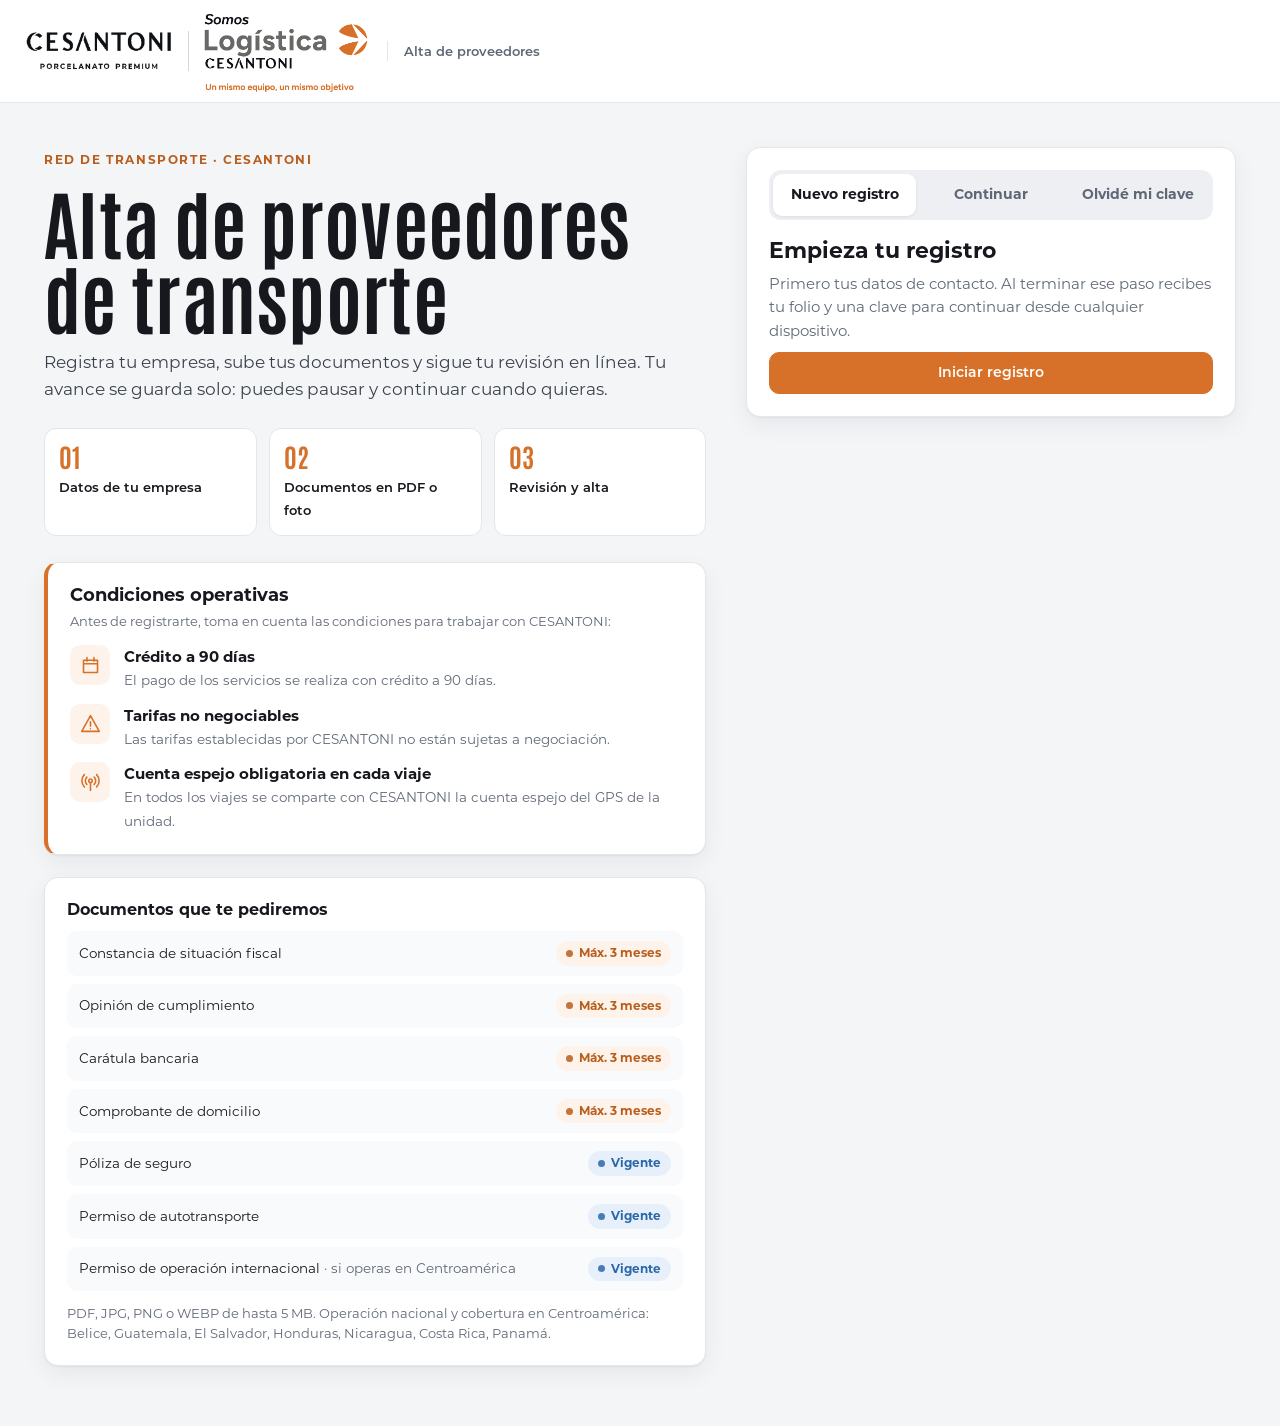
<file: index.html>
<!DOCTYPE html>
<html lang="es">
<head>
  <meta charset="utf-8">
  <meta name="viewport" content="width=device-width, initial-scale=1">
  <title>Alta de proveedores de transporte | CESANTONI Somos Logística</title>
  <meta name="description" content="Registro en línea de proveedores de transporte de CESANTONI.">
  <meta name="theme-color" content="#1B2330">
  <link rel="icon" type="image/png" sizes="32x32" href="img/icono-32.png">
  <link rel="icon" type="image/png" sizes="512x512" href="img/icono-512.png">
  <link rel="apple-touch-icon" href="img/icono-180.png">
  <link rel="preload" href="fonts/montserrat-400.woff2" as="font" type="font/woff2" crossorigin>
  <link rel="stylesheet" href="css/app.css?v=20">
</head>
<body>
  <a class="skip" href="#app">Saltar al contenido</a>
  <header class="brandbar">
    <div class="brandbar-inner">
      <span id="brand"></span>
      <span class="title">Alta de proveedores</span>
      <span class="spacer"></span>
      <div class="row" id="top"></div>
    </div>
  </header>
  <main id="app" tabindex="-1">
    <noscript><div class="page"><div class="note note-bad"><h3>Se requiere JavaScript</h3><p>Actívalo para completar tu registro.</p></div></div></noscript>
    <p class="page muted" id="booting">Cargando…</p>
  </main>
  <div id="toasts" aria-live="polite"></div>
  <script src="js/config.js"></script>
  <script type="module" src="js/portal/app.js?v=20"></script>
</body>
</html>
</file>
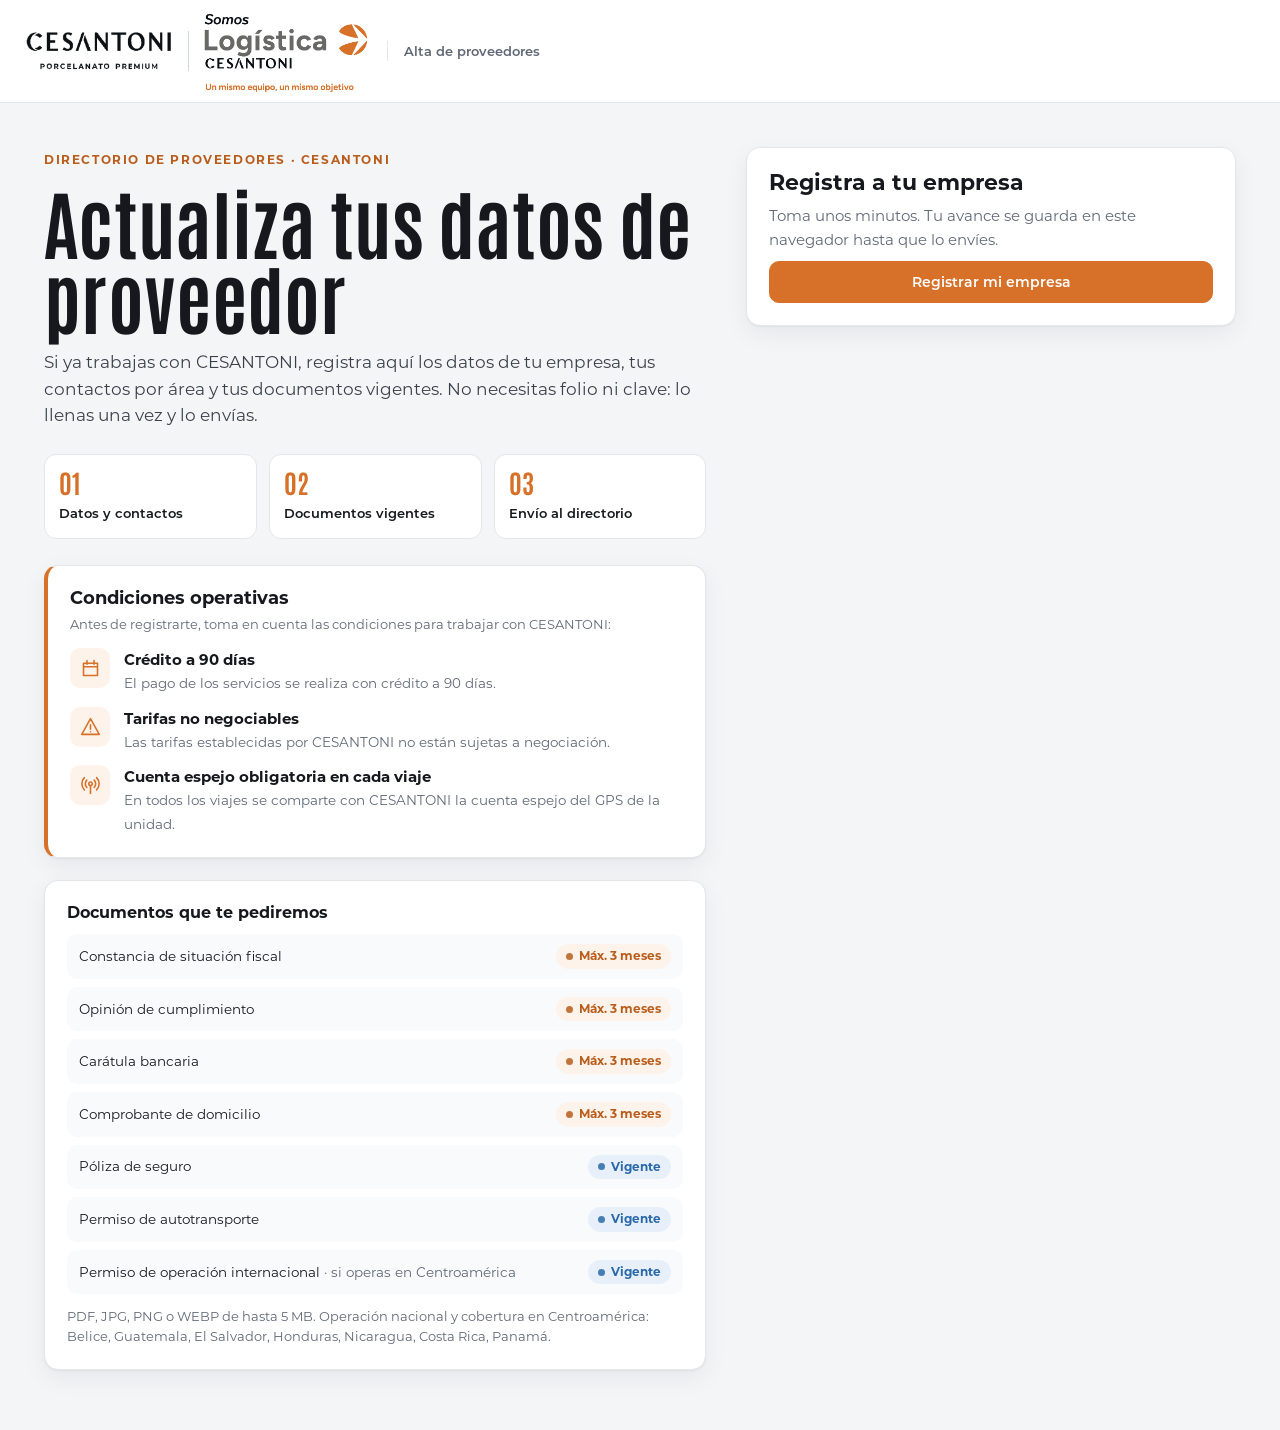
<file: directorio/index.html>
<!doctype html>
<html lang="es"><head><meta charset="utf-8"><meta name="viewport" content="width=device-width,initial-scale=1">
<title>Directorio de proveedores | CESANTONI</title>
<meta name="robots" content="noindex">
<script>location.replace('../?directorio' + location.hash);</script>
</head><body><p><a href="../?directorio">Ir al directorio de proveedores de CESANTONI</a></p></body></html>
</file>
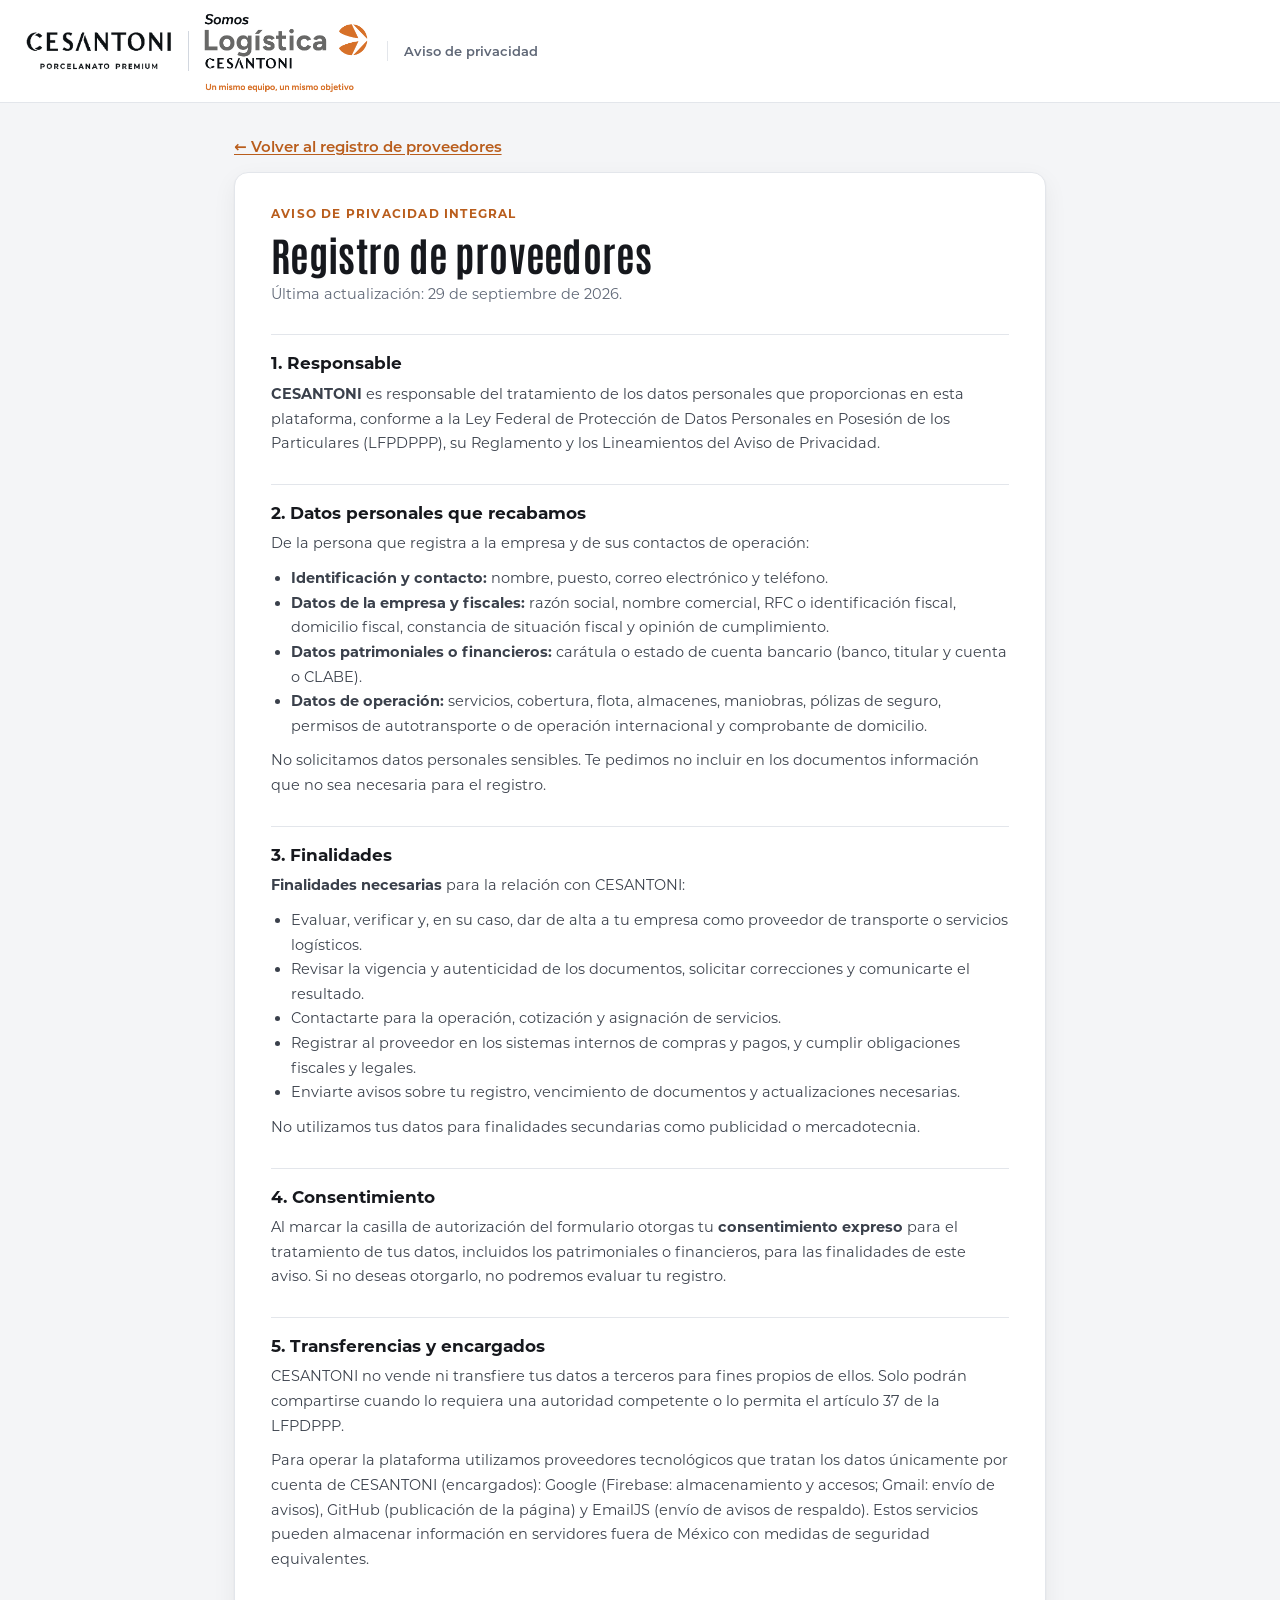
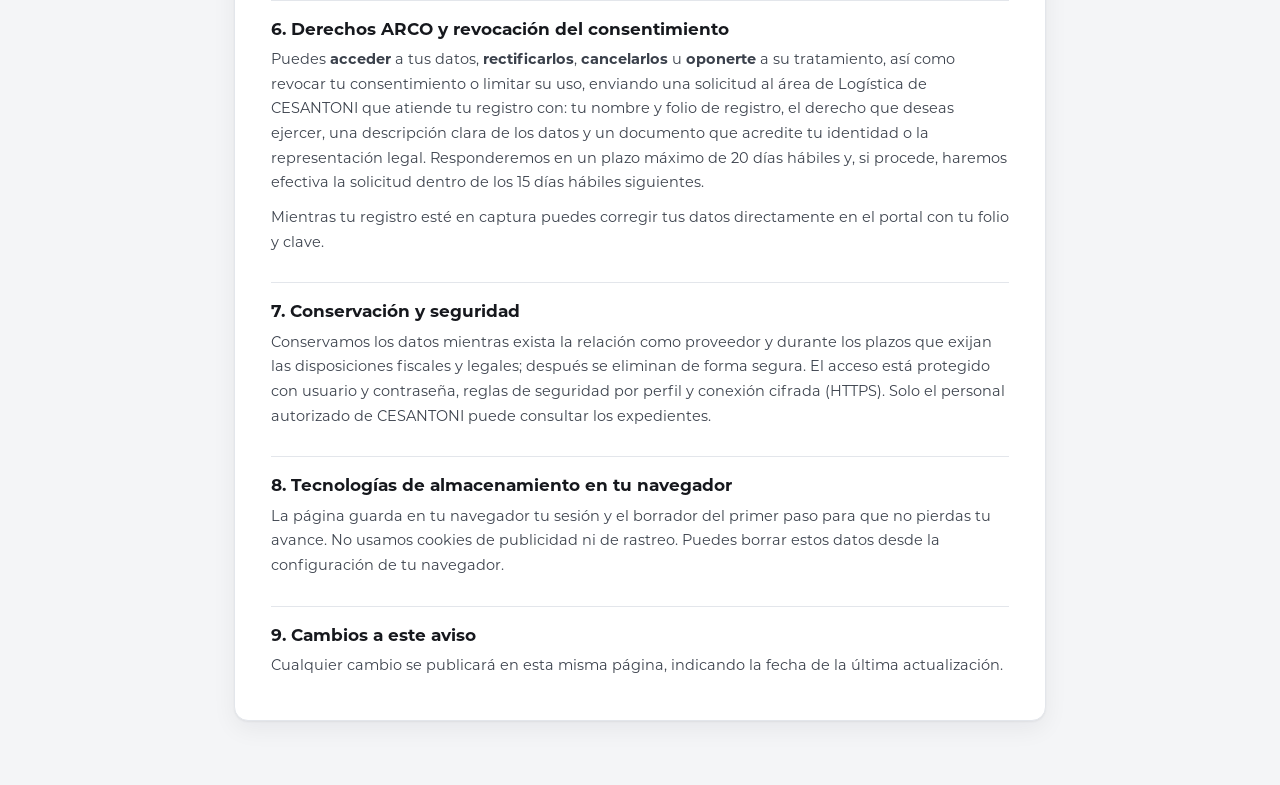
<file: aviso-privacidad.html>
<!DOCTYPE html>
<html lang="es">
<head>
  <meta charset="utf-8">
  <meta name="viewport" content="width=device-width, initial-scale=1">
  <title>Aviso de privacidad | Alta de proveedores CESANTONI</title>
  <meta name="description" content="Aviso de privacidad integral para proveedores de transporte y servicios logísticos de CESANTONI.">
  <meta name="theme-color" content="#1B2330">
  <link rel="icon" type="image/png" sizes="32x32" href="img/icono-32.png">
  <link rel="apple-touch-icon" href="img/icono-180.png">
  <link rel="stylesheet" href="css/app.css?v=20">
  <style>
    .legal { max-width: 860px; margin: 0 auto; padding: 32px 24px 64px; }
    .legal .card { padding: 32px 36px; }
    .legal h1 { font-family: var(--display); font-size: 40px; letter-spacing: .3px; margin: 6px 0 4px; }
    .legal .kicker { font-size: 12px; font-weight: 700; letter-spacing: 1.2px; text-transform: uppercase; color: var(--accent-600); }
    .legal h2 { font-size: 17px; margin: 28px 0 8px; padding-top: 18px; border-top: 1px solid var(--line); }
    .legal p, .legal li { font-size: 14.5px; line-height: 1.7; color: var(--ink-2); }
    .legal ul { padding-left: 20px; margin: 6px 0 10px; }
    .legal .muted { color: var(--muted); }
    .legal .back { display: inline-flex; margin-bottom: 14px; }
    @media (max-width: 640px) { .legal { padding: 18px 14px 40px; } .legal .card { padding: 22px 18px; } .legal h1 { font-size: 30px; } }
    @media print { .brandbar, .back { display: none !important; } .legal .card { border: 0; box-shadow: none; padding: 0; } }
  </style>
</head>
<body>
  <header class="brandbar">
    <div class="brandbar-inner">
      <a class="logos" href="./" aria-label="CESANTONI · Somos Logística">
        <img class="l-ces" src="img/logo-cesantoni.png" alt="CESANTONI · Porcelanato Premium" width="487" height="137">
        <span class="sep" aria-hidden="true"></span>
        <span class="somos-frame"><img class="l-somos" src="img/logo-somos.png" alt="Somos Logística CESANTONI · Un mismo equipo, un mismo objetivo" width="1650" height="1063"></span>
      </a>
      <span class="title">Aviso de privacidad</span>
    </div>
  </header>
  <main class="legal">
    <a class="link back" href="./">← Volver al registro de proveedores</a>
    <article class="card">
      <div class="kicker">Aviso de privacidad integral</div>
      <h1>Registro de proveedores</h1>
      <p class="muted">Última actualización: 29 de septiembre de 2026.</p>

      <h2>1. Responsable</h2>
      <p><b data-aviso="responsable">CESANTONI</b><span data-aviso-linea="domicilio">, con domicilio en <span data-aviso="domicilio"></span>,</span>
        es responsable del tratamiento de los datos personales que proporcionas en esta plataforma, conforme a la Ley Federal de Protección
        de Datos Personales en Posesión de los Particulares (LFPDPPP), su Reglamento y los Lineamientos del Aviso de Privacidad.</p>

      <h2>2. Datos personales que recabamos</h2>
      <p>De la persona que registra a la empresa y de sus contactos de operación:</p>
      <ul>
        <li><b>Identificación y contacto:</b> nombre, puesto, correo electrónico y teléfono.</li>
        <li><b>Datos de la empresa y fiscales:</b> razón social, nombre comercial, RFC o identificación fiscal, domicilio fiscal, constancia de situación fiscal y opinión de cumplimiento.</li>
        <li><b>Datos patrimoniales o financieros:</b> carátula o estado de cuenta bancario (banco, titular y cuenta o CLABE).</li>
        <li><b>Datos de operación:</b> servicios, cobertura, flota, almacenes, maniobras, pólizas de seguro, permisos de autotransporte o de operación internacional y comprobante de domicilio.</li>
      </ul>
      <p>No solicitamos datos personales sensibles. Te pedimos no incluir en los documentos información que no sea necesaria para el registro.</p>

      <h2>3. Finalidades</h2>
      <p><b>Finalidades necesarias</b> para la relación con CESANTONI:</p>
      <ul>
        <li>Evaluar, verificar y, en su caso, dar de alta a tu empresa como proveedor de transporte o servicios logísticos.</li>
        <li>Revisar la vigencia y autenticidad de los documentos, solicitar correcciones y comunicarte el resultado.</li>
        <li>Contactarte para la operación, cotización y asignación de servicios.</li>
        <li>Registrar al proveedor en los sistemas internos de compras y pagos, y cumplir obligaciones fiscales y legales.</li>
        <li>Enviarte avisos sobre tu registro, vencimiento de documentos y actualizaciones necesarias.</li>
      </ul>
      <p>No utilizamos tus datos para finalidades secundarias como publicidad o mercadotecnia.</p>

      <h2>4. Consentimiento</h2>
      <p>Al marcar la casilla de autorización del formulario otorgas tu <b>consentimiento expreso</b> para el tratamiento de tus datos,
        incluidos los patrimoniales o financieros, para las finalidades de este aviso. Si no deseas otorgarlo, no podremos evaluar tu registro.</p>

      <h2>5. Transferencias y encargados</h2>
      <p>CESANTONI no vende ni transfiere tus datos a terceros para fines propios de ellos. Solo podrán compartirse cuando lo requiera una
        autoridad competente o lo permita el artículo 37 de la LFPDPPP.</p>
      <p>Para operar la plataforma utilizamos proveedores tecnológicos que tratan los datos únicamente por cuenta de CESANTONI (encargados):
        Google (Firebase: almacenamiento y accesos; Gmail: envío de avisos), GitHub (publicación de la página) y EmailJS (envío de avisos de respaldo).
        Estos servicios pueden almacenar información en servidores fuera de México con medidas de seguridad equivalentes.</p>

      <h2>6. Derechos ARCO y revocación del consentimiento</h2>
      <p>Puedes <b>acceder</b> a tus datos, <b>rectificarlos</b>, <b>cancelarlos</b> u <b>oponerte</b> a su tratamiento, así como revocar tu consentimiento
        o limitar su uso, enviando una solicitud <span data-aviso-linea="correo">al correo <a data-aviso="correo" href="#"></a></span><span data-aviso-sin="correo">al área de Logística de CESANTONI que atiende tu registro</span>
        con: tu nombre y folio de registro, el derecho que deseas ejercer, una descripción clara de los datos y un documento que acredite tu identidad
        o la representación legal. Responderemos en un plazo máximo de 20 días hábiles y, si procede, haremos efectiva la solicitud dentro de los 15 días hábiles siguientes.</p>
      <p>Mientras tu registro esté en captura puedes corregir tus datos directamente en el portal con tu folio y clave.</p>

      <h2>7. Conservación y seguridad</h2>
      <p>Conservamos los datos mientras exista la relación como proveedor y durante los plazos que exijan las disposiciones fiscales y legales;
        después se eliminan de forma segura. El acceso está protegido con usuario y contraseña, reglas de seguridad por perfil y conexión cifrada (HTTPS).
        Solo el personal autorizado de CESANTONI puede consultar los expedientes.</p>

      <h2>8. Tecnologías de almacenamiento en tu navegador</h2>
      <p>La página guarda en tu navegador tu sesión y el borrador del primer paso para que no pierdas tu avance. No usamos cookies de publicidad
        ni de rastreo. Puedes borrar estos datos desde la configuración de tu navegador.</p>

      <h2>9. Cambios a este aviso</h2>
      <p>Cualquier cambio se publicará en esta misma página, indicando la fecha de la última actualización.</p>
    </article>
  </main>
  <script src="js/config.js"></script>
  <script>
    (function () {
      var a = (window.CP_CONFIG || {}).aviso || {};
      document.querySelectorAll('[data-aviso]').forEach(function (el) {
        var v = a[el.getAttribute('data-aviso')];
        if (!v) return;
        el.textContent = v;
        if (el.tagName === 'A') el.href = 'mailto:' + v;
      });
      document.querySelectorAll('[data-aviso-linea]').forEach(function (el) { el.hidden = !a[el.getAttribute('data-aviso-linea')]; });
      document.querySelectorAll('[data-aviso-sin]').forEach(function (el) { el.hidden = !!a[el.getAttribute('data-aviso-sin')]; });
    })();
  </script>
</body>
</html>
</file>
<file: css/app.css>
/* Proveedores CESANTONI | Somos Logística — sistema de diseño.
   Tipografías institucionales locales: Antonio (cifras y titulares) y Montserrat (texto). */
@font-face { font-family: "Antonio"; font-weight: 100 700; font-display: swap; src: url("../fonts/antonio-variable.woff2") format("woff2"); }
@font-face { font-family: "Montserrat"; font-weight: 400; font-display: swap; src: url("../fonts/montserrat-400.woff2") format("woff2"); }
@font-face { font-family: "Montserrat"; font-weight: 500; font-display: swap; src: url("../fonts/montserrat-500.woff2") format("woff2"); }
@font-face { font-family: "Montserrat"; font-weight: 600; font-display: swap; src: url("../fonts/montserrat-600.woff2") format("woff2"); }
@font-face { font-family: "Montserrat"; font-weight: 700; font-display: swap; src: url("../fonts/montserrat-700.woff2") format("woff2"); }

:root {
  --bg: #F4F5F7;
  --surface: #FFFFFF;
  --surface-2: #F9FAFB;
  --ink: #16181D;
  --ink-2: #3A404B;
  --muted: #5F6776;
  --line: #E3E6EB;
  --line-2: #D2D7DF;
  --accent: #D77129;
  --accent-600: #B95D1C;
  --accent-50: #FDF3EA;
  --navy: #1B2330;
  --navy-2: #243042;
  --ok: #1D7F52;   --ok-50: #E6F4EC;
  --warn: #A5680F; --warn-50: #FFF4DC;
  --bad: #BE3A28;  --bad-50: #FCEAE6;
  --info: #2A68A8; --info-50: #E7F0FA;
  --violet: #5B4CC4; --violet-50: #EEECFB;
  --radius: 14px;
  --radius-sm: 10px;
  --shadow: 0 1px 2px rgba(22, 24, 29, .05), 0 8px 24px rgba(22, 24, 29, .06);
  --shadow-lg: 0 20px 60px rgba(22, 24, 29, .18);
  --ring: 0 0 0 3px rgba(215, 113, 41, .35);
  --font: "Montserrat", "Segoe UI", system-ui, sans-serif;
  --display: "Antonio", "Arial Narrow", sans-serif;
}

*, *::before, *::after { box-sizing: border-box; }
html { -webkit-text-size-adjust: 100%; }
body { margin: 0; font: 15px/1.55 var(--font); color: var(--ink); background: var(--bg); }
h1, h2, h3, h4 { margin: 0; line-height: 1.2; font-weight: 700; }
p { margin: 0 0 .7em; }
a { color: var(--accent-600); text-underline-offset: 2px; }
img { max-width: 100%; }
button, input, select, textarea { font: inherit; color: inherit; }
:focus-visible { outline: none; box-shadow: var(--ring); }
[tabindex="-1"]:focus { outline: none; box-shadow: none; }
[hidden] { display: none !important; }
.sr-only { position: absolute !important; width: 1px; height: 1px; overflow: hidden; clip: rect(0 0 0 0); white-space: nowrap; }
.skip { position: absolute; left: 12px; top: -80px; z-index: 100; background: var(--ink); color: #fff; padding: 10px 14px; border-radius: 8px; }
.skip:focus { top: 12px; }
.muted { color: var(--muted); }
.small { font-size: 13px; }
.num { font-family: var(--display); font-weight: 700; letter-spacing: .3px; }
.spacer { flex: 1; }
.row { display: flex; gap: 12px; align-items: center; flex-wrap: wrap; }
.stack { display: grid; gap: 16px; }

/* ------------------------------------------------------------ encabezado con logotipos */
.brandbar { background: var(--surface); border-bottom: 1px solid var(--line); }
.brandbar-inner { display: flex; align-items: center; gap: 18px; padding: 10px 24px; max-width: 1440px; margin: 0 auto; min-height: 76px; }
.logos { display: inline-flex; align-items: center; gap: 14px; text-decoration: none; }
.logos img { display: block; height: auto; }
.logos .l-ces { width: 150px; }
/* Marco que recorta solo el margen vacío del PNG de Somos Logística (el arte queda completo, sin deformar). */
.logos .somos-frame { display: block; position: relative; overflow: hidden; width: 166px; height: 82px; }
.logos .somos-frame .l-somos { position: absolute; max-width: none; width: 212px; left: -24px; top: -26px; }
.logos .sep { width: 1px; height: 40px; background: var(--line-2); }
.brandbar .title { font-size: 13px; font-weight: 600; color: var(--muted); padding-left: 16px; border-left: 1px solid var(--line); }
.brandbar .who { text-align: right; font-size: 13px; line-height: 1.3; }
.brandbar .who strong { display: block; font-size: 14px; }

/* ------------------------------------------------------------ botones y controles */
.btn { display: inline-flex; align-items: center; justify-content: center; gap: 8px; min-height: 42px; padding: 0 18px; border-radius: 10px;
  border: 1px solid var(--line-2); background: var(--surface); color: var(--ink); font-weight: 600; font-size: 14px; cursor: pointer;
  text-decoration: none; transition: background .15s, border-color .15s, transform .05s; white-space: nowrap; }
.btn:hover { border-color: var(--ink-2); }
.btn:active { transform: translateY(1px); }
.btn[disabled] { opacity: .5; cursor: not-allowed; transform: none; }
.btn-primary { background: var(--accent); border-color: var(--accent); color: #fff; }
.btn-primary:hover { background: var(--accent-600); border-color: var(--accent-600); }
.btn-dark { background: var(--ink); border-color: var(--ink); color: #fff; }
.btn-dark:hover { background: #000; }
.btn-ok { color: var(--ok); border-color: #A9D8BF; }
.btn-ok:hover { background: var(--ok-50); border-color: var(--ok); }
.btn-bad { color: var(--bad); border-color: #EBB5AB; }
.btn-bad:hover { background: var(--bad-50); border-color: var(--bad); }
.btn-warn { color: var(--warn); border-color: #E8CB8E; }
.btn-warn:hover { background: var(--warn-50); border-color: var(--warn); }
.btn-ghost { border-color: transparent; background: transparent; }
.btn-ghost:hover { background: rgba(22, 24, 29, .06); border-color: transparent; }
.btn-sm { min-height: 34px; padding: 0 12px; font-size: 13px; border-radius: 8px; }
.btn svg { width: 17px; height: 17px; flex: none; }
.btn-icon { width: 34px; padding: 0; }
.btn-block { width: 100%; }
.link { background: none; border: 0; padding: 0; color: var(--accent-600); font-weight: 600; cursor: pointer; text-decoration: underline; text-underline-offset: 2px; }
.spin { width: 16px; height: 16px; border: 2px solid currentColor; border-right-color: transparent; border-radius: 50%; animation: spin .7s linear infinite; }
@keyframes spin { to { transform: rotate(360deg); } }

.field { display: grid; gap: 6px; align-content: start; }
.field > label, .field > legend, .label { font-weight: 600; font-size: 13.5px; }
.field .req { color: var(--bad); margin-left: 3px; }
.input { width: 100%; min-height: 44px; padding: 10px 12px; border: 1px solid var(--line-2); border-radius: 10px; background: var(--surface); }
.input:hover { border-color: #B6BDC8; }
.input:focus { border-color: var(--accent); box-shadow: var(--ring); outline: none; }
textarea.input { min-height: 96px; resize: vertical; }
.help { font-size: 12.5px; color: var(--muted); margin: 0; }
.err { font-size: 12.5px; color: var(--bad); font-weight: 600; margin: 0; }
.field.invalid .input { border-color: var(--bad); }
fieldset.field { border: 0; margin: 0; padding: 0; min-width: 0; }
.grid-2 { display: grid; grid-template-columns: repeat(2, minmax(0, 1fr)); gap: 16px 20px; }
.span-2 { grid-column: 1 / -1; }
.check { display: flex; gap: 10px; align-items: flex-start; font-size: 14px; cursor: pointer; }
.check input { margin-top: 3px; width: 18px; height: 18px; accent-color: var(--accent); flex: none; }

.chips { display: flex; flex-wrap: wrap; gap: 8px; }

/* Opciones de selección en tarjetas con ícono */
fieldset.choice { padding: 18px; border: 1px solid var(--line); border-radius: 14px; background: var(--surface-2); }
fieldset.choice legend { float: left; width: 100%; display: flex; align-items: center; gap: 6px; margin-bottom: 4px; }
fieldset.choice legend + * { clear: both; }
fieldset.choice .count { margin-left: auto; font-size: 12px; font-weight: 600; color: var(--accent-600); background: var(--accent-50); padding: 3px 10px; border-radius: 999px; }
fieldset.choice .count:empty { display: none; }
fieldset.choice .help { margin-bottom: 12px; }
fieldset.choice.invalid { border-color: var(--bad); }
.tiles { display: grid; gap: 10px; margin-top: 10px; }
/* Contactos por área (portal) */
.dir-contactos { list-style: none; margin: 0; padding: 0; display: grid; gap: 8px; min-width: 240px; }
.dir-contactos .tag { font-size: 11px; padding: 1px 8px; }
.contactos { display: grid; gap: 10px; margin: 10px 0 12px; }
.contactos:empty { display: none; }
.contacto { display: grid; grid-template-columns: 1.2fr 1.3fr .9fr .9fr 1.4fr auto; gap: 10px; align-items: end; padding: 12px; border: 1px solid var(--line); border-radius: var(--radius-sm); background: var(--surface); }
.contacto .field { margin: 0; min-width: 0; }
.contacto-quitar { padding-bottom: 12px; }
@media (max-width: 900px) { .contacto { grid-template-columns: 1fr 1fr; } .contacto-quitar { padding-bottom: 0; } }
@media (max-width: 640px) { .contacto { grid-template-columns: 1fr; } }
.tiles-lg { grid-template-columns: repeat(auto-fill, minmax(240px, 1fr)); }
.tiles-md { grid-template-columns: repeat(auto-fill, minmax(190px, 1fr)); }
.tiles-sm { grid-template-columns: repeat(auto-fill, minmax(170px, 1fr)); gap: 8px; }
.tiles.is-radio { grid-template-columns: repeat(auto-fill, minmax(200px, 260px)); }
.opt { position: relative; display: block; }
.opt input { position: absolute; inset: 0; opacity: 0; margin: 0; cursor: pointer; z-index: 1; }
.opt .box { display: flex; align-items: center; gap: 12px; height: 100%; min-height: 56px; padding: 10px 14px; border: 1px solid var(--line-2); border-radius: 12px;
  background: var(--surface); font-size: 13.5px; font-weight: 600; color: var(--ink-2); line-height: 1.3; transition: border-color .15s, box-shadow .15s, background .15s; }
.tiles-sm .opt .box { min-height: 44px; padding: 8px 12px; gap: 10px; font-weight: 500; }
.opt .ico { flex: none; width: 36px; height: 36px; border-radius: 10px; display: grid; place-items: center; background: #EEF1F5; color: var(--ink-2); transition: all .15s; }
.opt .ico svg { width: 20px; height: 20px; }
.tiles-sm .opt .ico { width: 26px; height: 26px; border-radius: 8px; background: transparent; color: #9AA3B2; }
.tiles-sm .opt .ico svg { width: 17px; height: 17px; }
.opt .txt { flex: 1; min-width: 0; }
.opt .mark { flex: none; width: 20px; height: 20px; border-radius: 6px; border: 1.5px solid var(--line-2); display: grid; place-items: center; color: transparent; background: var(--surface); transition: all .15s; }
.is-radio .opt .mark { border-radius: 50%; }
.opt .mark svg { width: 13px; height: 13px; stroke-width: 3; }
.opt:hover .box { border-color: #B6BDC8; box-shadow: 0 2px 8px rgba(22,24,29,.06); }
.opt input:checked + .box { border-color: var(--accent); background: var(--accent-50); color: var(--ink); box-shadow: 0 0 0 1px var(--accent) inset; }
.opt input:checked + .box .ico { background: var(--accent); color: #fff; }
.tiles-sm .opt input:checked + .box .ico { background: transparent; color: var(--accent); }
.opt input:checked + .box .mark { background: var(--accent); border-color: var(--accent); color: #fff; }
.opt input:focus-visible + .box { box-shadow: var(--ring); }
.opt.all { grid-column: 1 / -1; }
.opt.all .box { font-weight: 700; }

/* ------------------------------------------------------------ tarjetas, etiquetas y avisos */
.card { background: var(--surface); border: 1px solid var(--line); border-radius: var(--radius); box-shadow: var(--shadow); }
.card-pad { padding: 22px; }
.card-head { display: flex; align-items: center; gap: 12px; padding: 16px 20px; border-bottom: 1px solid var(--line); }
.card-head h2, .card-head h3 { font-size: 16px; }
.card-body { padding: 20px; }
.tag { display: inline-flex; align-items: center; gap: 6px; padding: 3px 10px; border-radius: 999px; font-size: 12px; font-weight: 700; white-space: nowrap;
  background: #EEF0F3; color: var(--ink-2); }
.tag::before { content: ""; width: 7px; height: 7px; border-radius: 50%; background: currentColor; opacity: .85; }
.tag-ok { background: var(--ok-50); color: var(--ok); }
.tag-warn { background: var(--warn-50); color: var(--warn); }
.tag-bad { background: var(--bad-50); color: var(--bad); }
.tag-info { background: var(--info-50); color: var(--info); }
.tag-violet { background: var(--violet-50); color: var(--violet); }
.tag-accent { background: var(--accent-50); color: var(--accent-600); }
.note { border-radius: var(--radius-sm); padding: 12px 14px; border: 1px solid; font-size: 14px; }
.note h3 { font-size: 14.5px; margin-bottom: 4px; }
.note p:last-child { margin: 0; }
.note-ok { background: var(--ok-50); border-color: #B7DFC8; }
.note-warn { background: var(--warn-50); border-color: #EDD29A; }
.note-bad { background: var(--bad-50); border-color: #EDB9AF; }
.note-info { background: var(--info-50); border-color: #BCD3EC; }

/* Tarjetas de alerta (tablero y estado del proveedor) */
.alert-card { position: relative; display: grid; grid-template-columns: 44px 1fr auto; gap: 14px; align-items: center; padding: 16px 18px;
  background: var(--surface); border: 1px solid var(--line); border-radius: var(--radius); box-shadow: var(--shadow); overflow: hidden; }
.alert-card::before { content: ""; position: absolute; left: 0; top: 0; bottom: 0; width: 5px; background: var(--c, var(--info)); }
.alert-card .ico { width: 44px; height: 44px; border-radius: 12px; display: grid; place-items: center; background: var(--c50, var(--info-50)); color: var(--c, var(--info)); }
.alert-card .ico svg { width: 22px; height: 22px; }
.alert-card h3 { font-size: 15px; margin-bottom: 2px; }
.alert-card p { margin: 0; font-size: 13.5px; color: var(--muted); }
.alert-card .count { font-family: var(--display); font-size: 34px; font-weight: 700; color: var(--c, var(--info)); line-height: 1; }
.alert-card.a-bad { --c: var(--bad); --c50: var(--bad-50); }
.alert-card.a-warn { --c: var(--warn); --c50: var(--warn-50); }
.alert-card.a-ok { --c: var(--ok); --c50: var(--ok-50); }
.alert-card.a-violet { --c: var(--violet); --c50: var(--violet-50); }
.alert-card.a-accent { --c: var(--accent); --c50: var(--accent-50); }
.alert-list { list-style: none; margin: 10px 0 0; padding: 0; grid-column: 2 / -1; display: grid; gap: 6px; }
.alert-list li { display: flex; gap: 10px; align-items: center; font-size: 13.5px; padding: 8px 10px; background: var(--surface-2); border-radius: 8px; flex-wrap: wrap; }
.alert-list li .grow { flex: 1; min-width: 160px; }

/* Indicadores */
.kpis { display: grid; grid-template-columns: repeat(5, minmax(0, 1fr)); gap: 14px; }
.kpi { padding: 16px 18px; background: var(--surface); border: 1px solid var(--line); border-radius: var(--radius); box-shadow: var(--shadow); text-align: left; cursor: pointer; }
.kpi:hover { border-color: var(--line-2); }
.kpi .v { font-family: var(--display); font-size: 40px; font-weight: 700; line-height: 1; }
.kpi .k { font-size: 12.5px; color: var(--muted); font-weight: 600; margin-top: 6px; }
.kpi .bar { height: 4px; border-radius: 4px; margin-top: 12px; background: var(--c, var(--ink)); opacity: .85; }

/* Avisos emergentes y diálogos */
#toasts { position: fixed; right: 18px; bottom: 18px; display: grid; gap: 10px; z-index: 200; max-width: min(420px, calc(100vw - 36px)); }
.toast { background: var(--ink); color: #fff; padding: 12px 16px; border-radius: 12px; box-shadow: var(--shadow-lg); font-size: 14px; border-left: 4px solid var(--info); animation: rise .2s ease; }
.toast-ok { border-left-color: #3CC486; }
.toast-bad { border-left-color: #F2735F; }
@keyframes rise { from { transform: translateY(8px); opacity: 0; } }
dialog.modal { border: 0; padding: 0; border-radius: 18px; width: min(560px, calc(100vw - 24px)); box-shadow: var(--shadow-lg); }
dialog.modal.wide { width: min(880px, calc(100vw - 24px)); }
dialog.modal::backdrop { background: rgba(15, 18, 24, .55); }
.modal-head { display: flex; align-items: center; gap: 12px; padding: 18px 22px; border-bottom: 1px solid var(--line); }
.modal-head h2 { font-size: 18px; }
.modal-body { padding: 20px 22px; display: grid; gap: 16px; max-height: 70vh; overflow: auto; }
.modal-foot { display: flex; gap: 10px; justify-content: flex-end; padding: 16px 22px; border-top: 1px solid var(--line); background: var(--surface-2); flex-wrap: wrap; }
.x { margin-left: auto; width: 36px; height: 36px; border-radius: 10px; border: 0; background: transparent; font-size: 22px; cursor: pointer; }
.x:hover { background: #EEF0F3; }
.credential { display: grid; grid-template-columns: auto 1fr; gap: 8px 18px; padding: 16px 18px; border-radius: 12px; background: var(--navy); color: #fff; margin: 0; }
.credential dt { color: #A9B4C4; font-size: 13px; align-self: center; }
.credential dd { margin: 0; font-family: var(--display); font-size: 30px; font-weight: 700; letter-spacing: 1.5px; }

/* ------------------------------------------------------------ portal */
.portal-hero { max-width: 1240px; margin: 0 auto; padding: 44px 24px 60px; display: grid; grid-template-columns: 1.15fr .85fr; gap: 40px; align-items: start; }
.eyebrow { display: inline-flex; gap: 8px; align-items: center; font-size: 12px; font-weight: 700; letter-spacing: 1.6px; text-transform: uppercase; color: var(--accent-600); }
.hero-title { font-family: var(--display); font-size: clamp(44px, 6vw, 76px); line-height: .98; margin: 14px 0 16px; letter-spacing: .3px; }
.hero-lead { font-size: 17px; color: var(--ink-2); max-width: 60ch; }
.steps-mini { display: grid; grid-template-columns: repeat(3, minmax(0, 1fr)); gap: 12px; margin: 26px 0; }
.steps-mini div { padding: 14px; border-radius: 12px; background: var(--surface); border: 1px solid var(--line); }
.condiciones { margin: 0 0 22px; border-left: 4px solid var(--accent); }
.condiciones h2 { font-size: 18px; margin: 0 0 4px; }
.condiciones ul { list-style: none; margin: 0; padding: 0; display: grid; gap: 12px; }
.condiciones li { display: flex; gap: 14px; align-items: flex-start; }
.condiciones .ico { flex: none; width: 40px; height: 40px; border-radius: 10px; display: grid; place-items: center; background: var(--accent-50); color: var(--accent); }
.condiciones .ico svg { width: 21px; height: 21px; }
.condiciones li b { display: block; font-size: 15px; color: var(--ink); }
.condiciones li span { font-size: 13.5px; color: var(--muted); line-height: 1.45; }
.steps-mini b { display: block; font-family: var(--display); font-size: 26px; color: var(--accent); line-height: 1; margin-bottom: 6px; }
.steps-mini span { font-size: 13px; font-weight: 600; }
.doclist { list-style: none; margin: 0; padding: 0; display: grid; gap: 8px; }
.doclist li { display: flex; gap: 10px; align-items: center; justify-content: space-between; padding: 10px 12px; border-radius: 10px; background: var(--surface-2); font-size: 13.5px; }
.access { position: sticky; top: 20px; }
.tabs { display: flex; gap: 4px; padding: 4px; background: #EDEFF2; border-radius: 12px; margin-bottom: 18px; }
.tabs button { flex: 1; border: 0; background: transparent; padding: 10px; border-radius: 9px; font-weight: 700; font-size: 14px; cursor: pointer; color: var(--muted); }
.tabs button[aria-selected="true"] { background: var(--surface); color: var(--ink); box-shadow: 0 1px 3px rgba(0,0,0,.08); }

.wizard { max-width: 1240px; margin: 0 auto; padding: 28px 24px 60px; display: grid; grid-template-columns: 260px minmax(0, 1fr); gap: 28px; align-items: start; }
.stepper { position: sticky; top: 20px; display: grid; gap: 4px; }
.stepper button { display: grid; grid-template-columns: 34px 1fr; gap: 12px; align-items: center; text-align: left; border: 0; background: transparent; padding: 10px; border-radius: 12px; cursor: pointer; }
.stepper button:hover:not([disabled]) { background: var(--surface); }
.stepper button[disabled] { cursor: default; opacity: .55; }
.stepper .dot { width: 34px; height: 34px; border-radius: 10px; display: grid; place-items: center; border: 2px solid var(--line-2); font-weight: 700; font-size: 13px; background: var(--surface); }
.stepper .t { font-weight: 700; font-size: 14px; }
.stepper .s { font-size: 12px; color: var(--muted); }
.stepper .done .dot { background: var(--ok); border-color: var(--ok); color: #fff; }
.stepper .current { background: var(--surface); box-shadow: var(--shadow); }
.stepper .current .dot { border-color: var(--accent); background: var(--accent); color: #fff; }
.stepper .flag .dot { border-color: var(--bad); color: var(--bad); }
.folio-box { margin-top: 14px; padding: 14px; border-radius: 12px; background: var(--navy); color: #fff; }
.folio-box .k { font-size: 11.5px; color: #A9B4C4; text-transform: uppercase; letter-spacing: 1px; font-weight: 700; }
.folio-box .v { font-family: var(--display); font-size: 26px; font-weight: 700; letter-spacing: 1px; }
.folio-box .save { font-size: 12px; color: #C9D2DE; margin-top: 8px; }
.folio-box .save.bad { color: #FFB4A6; }
.folio-box .k { display: flex; align-items: center; gap: 6px; }
.folio-box .k svg { width: 14px; height: 14px; }
.folio-key { margin-top: 12px; width: 100%; display: inline-flex; align-items: center; justify-content: center; gap: 8px; min-height: 38px; padding: 0 12px;
  border: 1px solid rgba(255,255,255,.22); border-radius: 10px; background: rgba(255,255,255,.06); color: #fff; font-size: 13px; font-weight: 600; cursor: pointer; transition: background .15s; }
.folio-key:hover { background: rgba(255,255,255,.14); }
.folio-key svg { width: 16px; height: 16px; color: #FFB27A; }
.step-head { display: flex; align-items: center; gap: 16px; margin-bottom: 6px; }
.step-ico { flex: none; width: 54px; height: 54px; border-radius: 14px; display: grid; place-items: center; background: var(--accent-50); color: var(--accent); }
.step-ico svg { width: 28px; height: 28px; }
.step-kicker { font-size: 12px; font-weight: 700; letter-spacing: 1.2px; text-transform: uppercase; color: var(--accent-600); }
.step-head h1 { margin: 0; }
.stepper .dot svg { width: 17px; height: 17px; }
.step-card h1 { font-family: var(--display); font-size: 38px; letter-spacing: .3px; margin-bottom: 4px; }
.step-card .intro { color: var(--muted); margin-bottom: 22px; }
.actionbar { margin-top: 16px; background: var(--surface); border: 1px solid var(--line); border-radius: var(--radius); }
.actionbar-inner { padding: 14px 20px; display: flex; gap: 12px; align-items: center; }

.docs-grid { display: grid; grid-template-columns: repeat(auto-fill, minmax(280px, 1fr)); gap: 16px; }
.doc-card { display: grid; grid-template-rows: auto 1fr auto; border: 1px solid var(--line); border-radius: var(--radius); background: var(--surface); overflow: hidden; }
.doc-card.drag { border-color: var(--accent); box-shadow: var(--ring); }
.doc-card.need { border-style: dashed; border-color: var(--line-2); }
.doc-card.fix { border-color: #E8B7A9; box-shadow: 0 0 0 3px var(--bad-50); }
.doc-card .top { padding: 14px 16px 10px; display: grid; gap: 6px; }
.doc-card h3 { font-size: 14.5px; }
.doc-card .rule { font-size: 12px; color: var(--muted); }
.doc-card .mid { padding: 0 16px 12px; font-size: 13px; }
.doc-card .file { display: flex; gap: 10px; align-items: center; padding: 10px 12px; border-radius: 10px; background: var(--surface-2); }
.doc-card .file .ext { width: 38px; height: 38px; border-radius: 8px; display: grid; place-items: center; background: var(--navy); color: #fff; font-size: 11px; font-weight: 700; flex: none; }
.doc-card .file .nm { font-weight: 600; word-break: break-all; }
.doc-card .bot { padding: 12px 16px; border-top: 1px solid var(--line); background: var(--surface-2); display: flex; gap: 8px; align-items: center; flex-wrap: wrap; }
.progress { height: 6px; border-radius: 6px; background: #E6E9EE; overflow: hidden; }
.progress span { display: block; height: 100%; width: 0; background: var(--accent); transition: width .2s; }

.status-hero { display: grid; grid-template-columns: auto 1fr; gap: 26px; align-items: center; padding: 26px; border-radius: 18px; color: #fff;
  background: linear-gradient(135deg, var(--navy) 0%, var(--navy-2) 100%); }
.status-hero .fol { font-family: var(--display); font-size: clamp(34px, 5vw, 54px); font-weight: 700; letter-spacing: 1px; line-height: 1; }
.status-hero h1 { font-size: 24px; margin: 8px 0 4px; }
.status-hero p { color: #C9D2DE; margin: 0; }
.track { display: grid; grid-template-columns: repeat(4, minmax(0, 1fr)); gap: 8px; margin-top: 18px; }
.track div { font-size: 12px; font-weight: 600; color: #93A0B3; }
.track div::before { content: ""; display: block; height: 5px; border-radius: 5px; background: #3A475B; margin-bottom: 8px; }
.track .on { color: #fff; }
.track .on::before { background: var(--accent); }
.page { max-width: 1240px; margin: 0 auto; padding: 28px 24px 60px; display: grid; grid-template-columns: minmax(0, 1fr); gap: 20px; }
.kv { display: grid; grid-template-columns: minmax(140px, 36%) 1fr; gap: 8px 16px; margin: 0; font-size: 14px; }
.kv dt { color: var(--muted); }
.kv dd { margin: 0; font-weight: 600; word-break: break-word; }
.kv-sec { display: flex; align-items: center; gap: 8px; margin: 18px 0 10px; padding-top: 14px; border-top: 1px solid var(--line); font-size: 13px; font-weight: 700;
  text-transform: uppercase; letter-spacing: .8px; color: var(--accent-600); }
.kv-sec svg { width: 16px; height: 16px; }
/* Títulos de sección dentro de un paso (flota, forwarder, almacenes, maniobras) */
.sec-title { display: flex; align-items: center; gap: 14px; margin-top: 14px; padding: 14px 16px; border-radius: 14px; background: var(--navy); color: #fff; }
.sec-title[hidden] { display: none; }
.sec-ico { flex: none; width: 42px; height: 42px; border-radius: 11px; display: grid; place-items: center; background: var(--accent); color: #fff; }
.sec-ico svg { width: 22px; height: 22px; }
.sec-title h2 { margin: 0; font-family: var(--display); font-size: 22px; letter-spacing: .4px; font-weight: 700; }
.sec-title p { margin: 2px 0 0; font-size: 12.5px; color: #C9D2DE; }
.field[hidden], fieldset.field[hidden] { display: none; }

/* ------------------------------------------------------------ panel */
.shell { display: grid; grid-template-columns: 250px minmax(0, 1fr); min-height: calc(100vh - 77px); }
.side { background: var(--navy); color: #D5DCE6; padding: 18px 12px; display: flex; flex-direction: column; gap: 4px; }
.side .grp { font-size: 11px; text-transform: uppercase; letter-spacing: 1.4px; color: #7F8CA0; padding: 14px 12px 6px; font-weight: 700; }
.side a { display: flex; gap: 12px; align-items: center; padding: 10px 12px; border-radius: 10px; color: inherit; text-decoration: none; font-weight: 600; font-size: 14px; }
.side a svg { width: 19px; height: 19px; flex: none; opacity: .85; }
.side a:hover { background: rgba(255,255,255,.06); color: #fff; }
.side a[aria-current="page"] { background: rgba(215,113,41,.18); color: #fff; box-shadow: inset 3px 0 0 var(--accent); }
.side .badge { margin-left: auto; min-width: 22px; height: 22px; padding: 0 7px; border-radius: 11px; background: var(--accent); color: #fff; font-size: 12px; font-weight: 700; display: grid; place-items: center; }
.main { padding: 26px 28px 60px; min-width: 0; display: grid; grid-template-columns: minmax(0, 1fr); gap: 20px; align-content: start; }
.page-head { display: flex; gap: 14px; align-items: center; flex-wrap: wrap; }
.page-head h1 { font-family: var(--display); font-size: 40px; letter-spacing: .3px; }
.page-head .sub { color: var(--muted); font-size: 14px; }
.toolbar { display: grid; grid-template-columns: repeat(auto-fill, minmax(200px, 1fr)); gap: 12px; align-items: end; }
.toolbar > :first-child { grid-column: span 2; }
.toolbar .input { text-overflow: ellipsis; }
.seg { display: flex; gap: 6px; flex-wrap: wrap; }
.seg button { border: 1px solid var(--line-2); background: var(--surface); border-radius: 999px; padding: 6px 12px; font-size: 13px; font-weight: 600; cursor: pointer; display: inline-flex; gap: 8px; align-items: center; }
.seg button b { font-family: var(--display); font-size: 16px; }
.seg button[aria-pressed="true"] { background: var(--ink); border-color: var(--ink); color: #fff; }
.table-wrap { overflow-x: auto; border-radius: var(--radius); border: 1px solid var(--line); background: var(--surface); container-type: inline-size; }
table.data { width: 100%; border-collapse: collapse; font-size: 13.5px; }
table.data th { text-align: left; font-size: 12px; text-transform: uppercase; letter-spacing: .6px; color: var(--muted); padding: 12px 14px; border-bottom: 1px solid var(--line); background: var(--surface-2); white-space: nowrap; }
table.data td { padding: 12px 14px; border-bottom: 1px solid var(--line); vertical-align: top; }
table.data td:first-child { white-space: nowrap; }
table.data td:last-child .btn { white-space: nowrap; }
table.data td:last-child { white-space: nowrap; }
/* Si la tabla no cabe completa, cada fila se vuelve una tarjeta con etiquetas: nada se corta ni se amontona. */
@container (max-width: 1100px) {
  table.data thead { display: none; }
  table.data, table.data tbody { display: block; }
  table.data tr { display: grid; grid-template-columns: repeat(auto-fill, minmax(190px, 1fr)); gap: 12px 20px; padding: 16px 18px; border-bottom: 1px solid var(--line); }
  table.data tbody tr:last-child { border-bottom: 0; }
  table.data td { display: block; padding: 0; border: 0; min-width: 0; white-space: normal !important; overflow-wrap: anywhere; }
  table.data td::before { content: attr(data-label); display: block; font-size: 11px; font-weight: 700; text-transform: uppercase; letter-spacing: .6px; color: var(--muted); margin-bottom: 4px; }
  table.data td[data-label=""]::before { display: none; }
  table.data td:first-child { grid-column: 1 / -1; }
  table.data td[data-label=""] { grid-column: 1 / -1; display: flex; gap: 8px; flex-wrap: wrap; justify-content: flex-end; }
  table.data td[data-label=""]:empty { display: none; }
  table.data tr.go:hover td { background: transparent; }
  table.data tr.go:hover { background: #FAFBFC; }
}
table.data tbody tr:last-child td { border-bottom: 0; }
table.data tr.go { cursor: pointer; }
table.data tr.go:hover td { background: #FAFBFC; }
.cell-sub { font-size: 12.5px; color: var(--muted); }
.folio { font-family: var(--display); font-weight: 700; font-size: 17px; letter-spacing: .5px; white-space: nowrap; }
.meter { display: flex; gap: 3px; margin-bottom: 4px; }
.meter i { width: 14px; height: 6px; border-radius: 3px; background: #E3E6EB; }
.meter i.up { background: #9DB3CC; } .meter i.ok { background: var(--ok); } .meter i.bad { background: var(--bad); }
.pager { display: flex; gap: 10px; align-items: center; justify-content: space-between; flex-wrap: wrap; font-size: 13.5px; }
.empty { text-align: center; padding: 48px 20px; color: var(--muted); }
.empty h2 { color: var(--ink); font-size: 18px; margin-bottom: 6px; }

.dossier-head { display: grid; grid-template-columns: auto 1fr auto; gap: 20px; align-items: center; padding: 20px 22px; }
.dossier-head .folio { font-size: 30px; }
.dossier-head h1 { font-size: 22px; }
.facts { display: grid; grid-template-columns: repeat(4, minmax(0, 1fr)); gap: 14px 20px; padding: 16px 22px; border-top: 1px solid var(--line); margin: 0; }
.facts dt { font-size: 12px; color: var(--muted); font-weight: 600; }
.facts dd { margin: 2px 0 0; font-weight: 600; font-size: 14px; word-break: break-word; }
.tabbar { display: flex; gap: 4px; border-bottom: 1px solid var(--line); overflow-x: auto; }
.tabbar button { border: 0; background: transparent; padding: 12px 14px; font-weight: 700; font-size: 14px; color: var(--muted); cursor: pointer; border-bottom: 3px solid transparent; white-space: nowrap; }
.tabbar button[aria-selected="true"] { color: var(--ink); border-bottom-color: var(--accent); }
.review-grid { display: grid; grid-template-columns: minmax(300px, 380px) minmax(0, 1fr); gap: 20px; align-items: start; }
.doc-list { display: grid; gap: 8px; }
.doc-item { display: grid; grid-template-columns: 1fr auto; gap: 6px 10px; padding: 12px 14px; border: 1px solid var(--line); border-radius: 12px; background: var(--surface); cursor: pointer; text-align: left; width: 100%; }
.doc-item:hover { border-color: var(--line-2); }
.doc-item[aria-current="true"] { border-color: var(--accent); box-shadow: var(--ring); }
.doc-item .n { font-weight: 700; font-size: 14px; }
.doc-item .m { font-size: 12.5px; color: var(--muted); grid-column: 1 / -1; }
.viewer { position: sticky; top: 20px; }
.viewer .stage { background: #2B3340; border-radius: 0 0 var(--radius) var(--radius); min-height: 480px; height: 68vh; display: grid; place-items: center; overflow: auto; }
.viewer .stage img { max-width: none; transform-origin: center; transition: transform .15s; box-shadow: 0 6px 30px rgba(0,0,0,.4); background: #fff; }
.viewer .stage iframe { width: 100%; height: 100%; border: 0; background: #fff; }
.viewer .stage .ph { color: #C9D2DE; text-align: center; padding: 20px; }
.viewer .tools { display: flex; gap: 6px; flex-wrap: wrap; align-items: center; padding: 10px 14px; border-bottom: 1px solid var(--line); }
.review-box { display: grid; gap: 12px; padding: 16px; border-top: 1px solid var(--line); }
.timeline { list-style: none; margin: 0; padding: 0; display: grid; gap: 0; }
.timeline li { display: grid; grid-template-columns: 140px 1fr; gap: 14px; padding: 12px 0; border-bottom: 1px solid var(--line); font-size: 13.5px; }
.timeline li:last-child { border-bottom: 0; }
.timeline time { color: var(--muted); font-size: 12.5px; }
.data-groups { display: grid; grid-template-columns: repeat(auto-fit, minmax(300px, 1fr)); gap: 20px; }
.data-groups h3 { font-size: 13px; text-transform: uppercase; letter-spacing: 1px; color: var(--accent-600); margin-bottom: 10px; }

.login { min-height: calc(100vh - 77px); display: grid; place-items: center; padding: 24px; }
.login .card { width: min(440px, 100%); }
.login h1 { font-family: var(--display); font-size: 34px; margin-bottom: 4px; }

/* ------------------------------------------------------------ adaptable */
@media (max-width: 1180px) {
  .kpis { grid-template-columns: repeat(3, minmax(0, 1fr)); }
  .review-grid { grid-template-columns: 1fr; }
  .viewer { position: static; }
  .toolbar { grid-template-columns: repeat(2, minmax(0, 1fr)); }
  .toolbar > :first-child { grid-column: 1 / -1; }
  .facts { grid-template-columns: repeat(2, minmax(0, 1fr)); }
}
@media (max-width: 900px) {
  .portal-hero, .wizard { grid-template-columns: 1fr; }
  .access, .stepper { position: static; }
  .stepper { grid-template-columns: repeat(5, minmax(0, 1fr)); gap: 4px; }
  .stepper button { grid-template-columns: 1fr; justify-items: center; text-align: center; padding: 6px 2px; }
  .stepper .s { display: none; }
  .stepper .t { font-size: 11px; }
  .folio-box { grid-column: 1 / -1; display: flex; gap: 12px; align-items: baseline; flex-wrap: wrap; }
  .shell { grid-template-columns: minmax(0, 1fr); }
  .side { flex-direction: row; overflow-x: auto; padding: 8px; gap: 4px; }
  .side .grp { display: none; }
  .side a { white-space: nowrap; padding: 8px 10px; }
  .main { padding: 20px 16px 60px; }
  .dossier-head { grid-template-columns: 1fr; }
}
@media (max-width: 640px) {
  .tiles-sm { grid-template-columns: repeat(2, minmax(0, 1fr)); }
  .tiles.is-radio { grid-template-columns: repeat(2, minmax(0, 1fr)); }
  fieldset.choice { padding: 14px; }
  .step-ico { width: 44px; height: 44px; }
  .brandbar-inner { padding: 8px 14px; gap: 10px; min-height: 64px; }
  .logos .l-ces { width: 104px; } .logos .sep { height: 30px; }
  .logos .somos-frame { width: 112px; height: 56px; } .logos .somos-frame .l-somos { width: 143px; left: -16px; top: -18px; }
  .brandbar .title { display: none; }
  .grid-2, .steps-mini { grid-template-columns: 1fr; }
  .kpis { grid-template-columns: repeat(2, minmax(0, 1fr)); }
  .toolbar { grid-template-columns: 1fr; }
  .facts { grid-template-columns: 1fr; }
  .status-hero { grid-template-columns: 1fr; }
  .timeline li { grid-template-columns: 1fr; gap: 2px; }
  .alert-card { grid-template-columns: 40px 1fr; }
  .alert-card .count { grid-column: 2; }
  .page-head h1 { font-size: 32px; }
  .actionbar-inner { padding: 10px 14px; }
  .portal-hero, .wizard, .page { padding-left: 14px; padding-right: 14px; }
  .kv { grid-template-columns: 1fr; gap: 2px 0; }
  .kv dd { margin-bottom: 8px; }
}
@media print { .brandbar, .side, .actionbar, #toasts { display: none !important; } body { background: #fff; } }
.consent-box { border-left: 4px solid var(--accent); }
.consent-box.invalid { border-color: var(--bad); background: var(--bad-50); }

.dir-quitar { width: 26px; min-height: 26px; margin-left: 6px; vertical-align: middle; }
.dir-quitar svg { width: 13px; height: 13px; }
</file>
